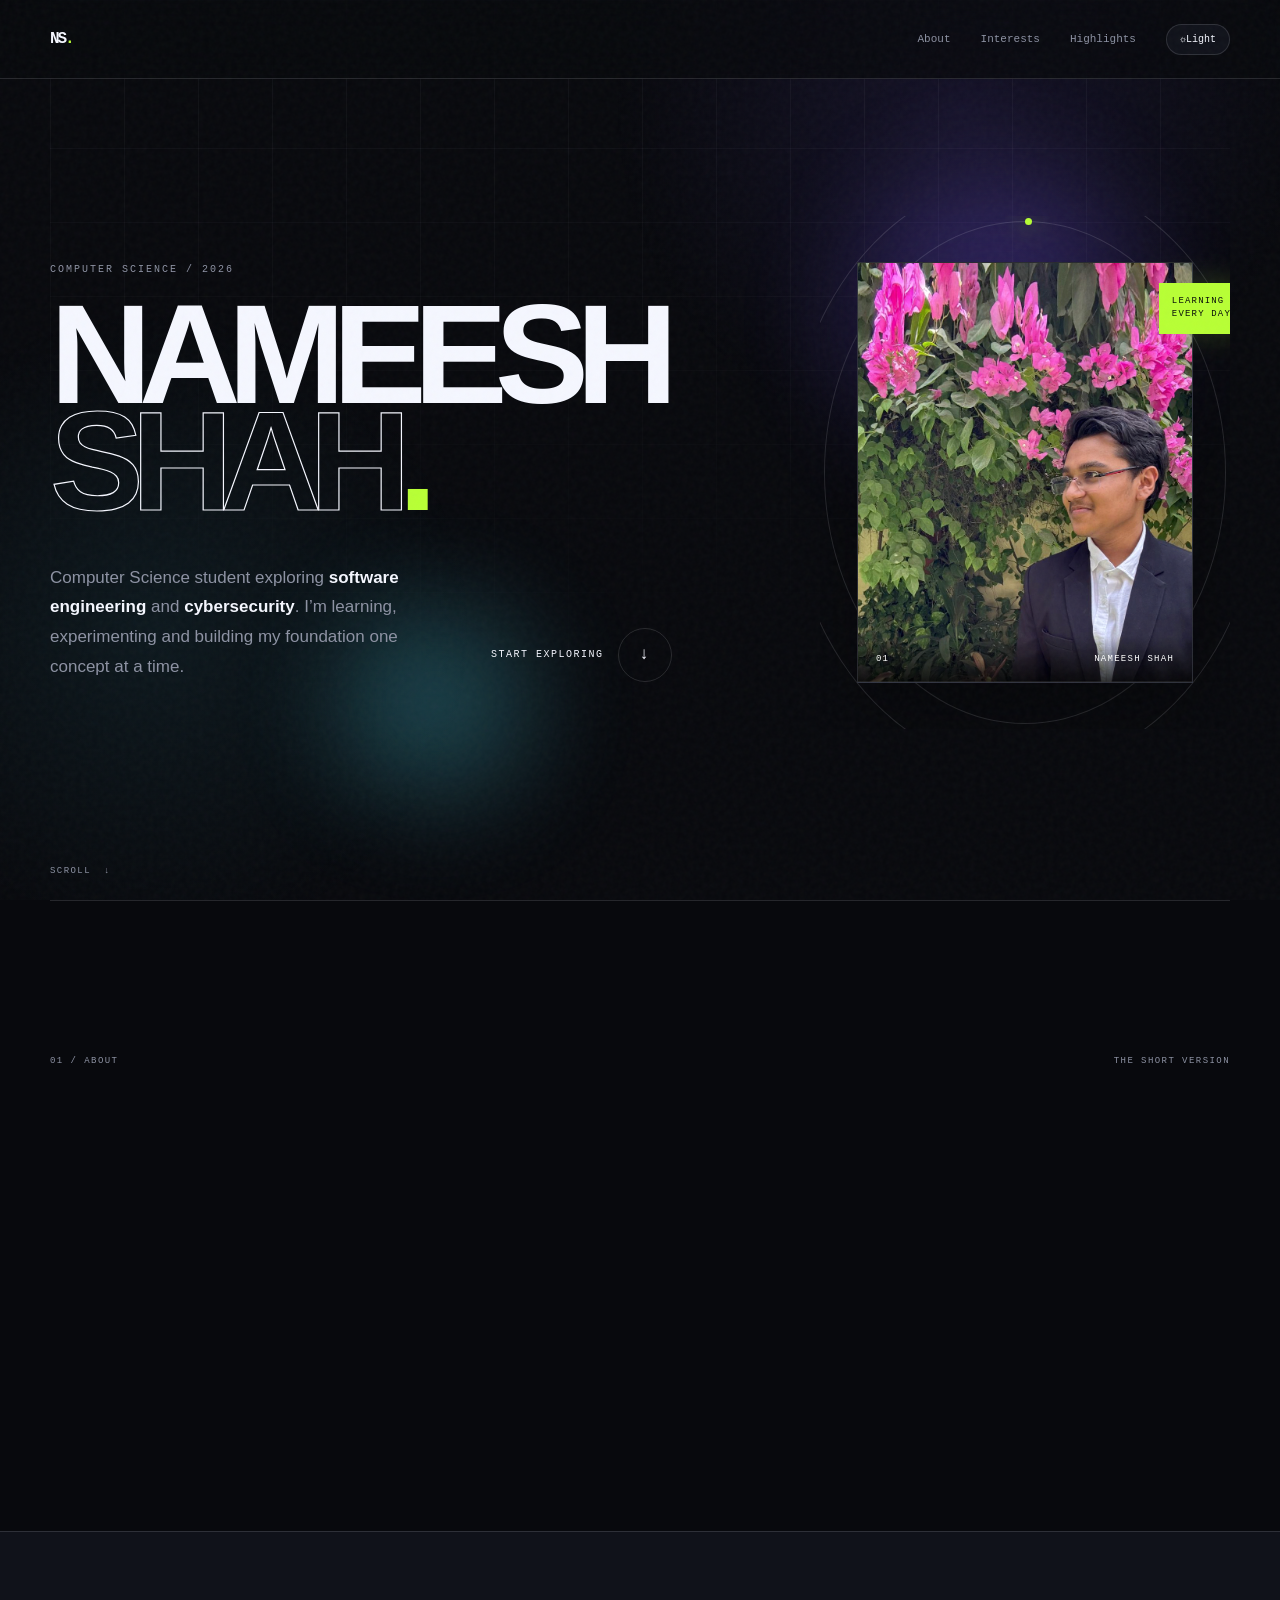
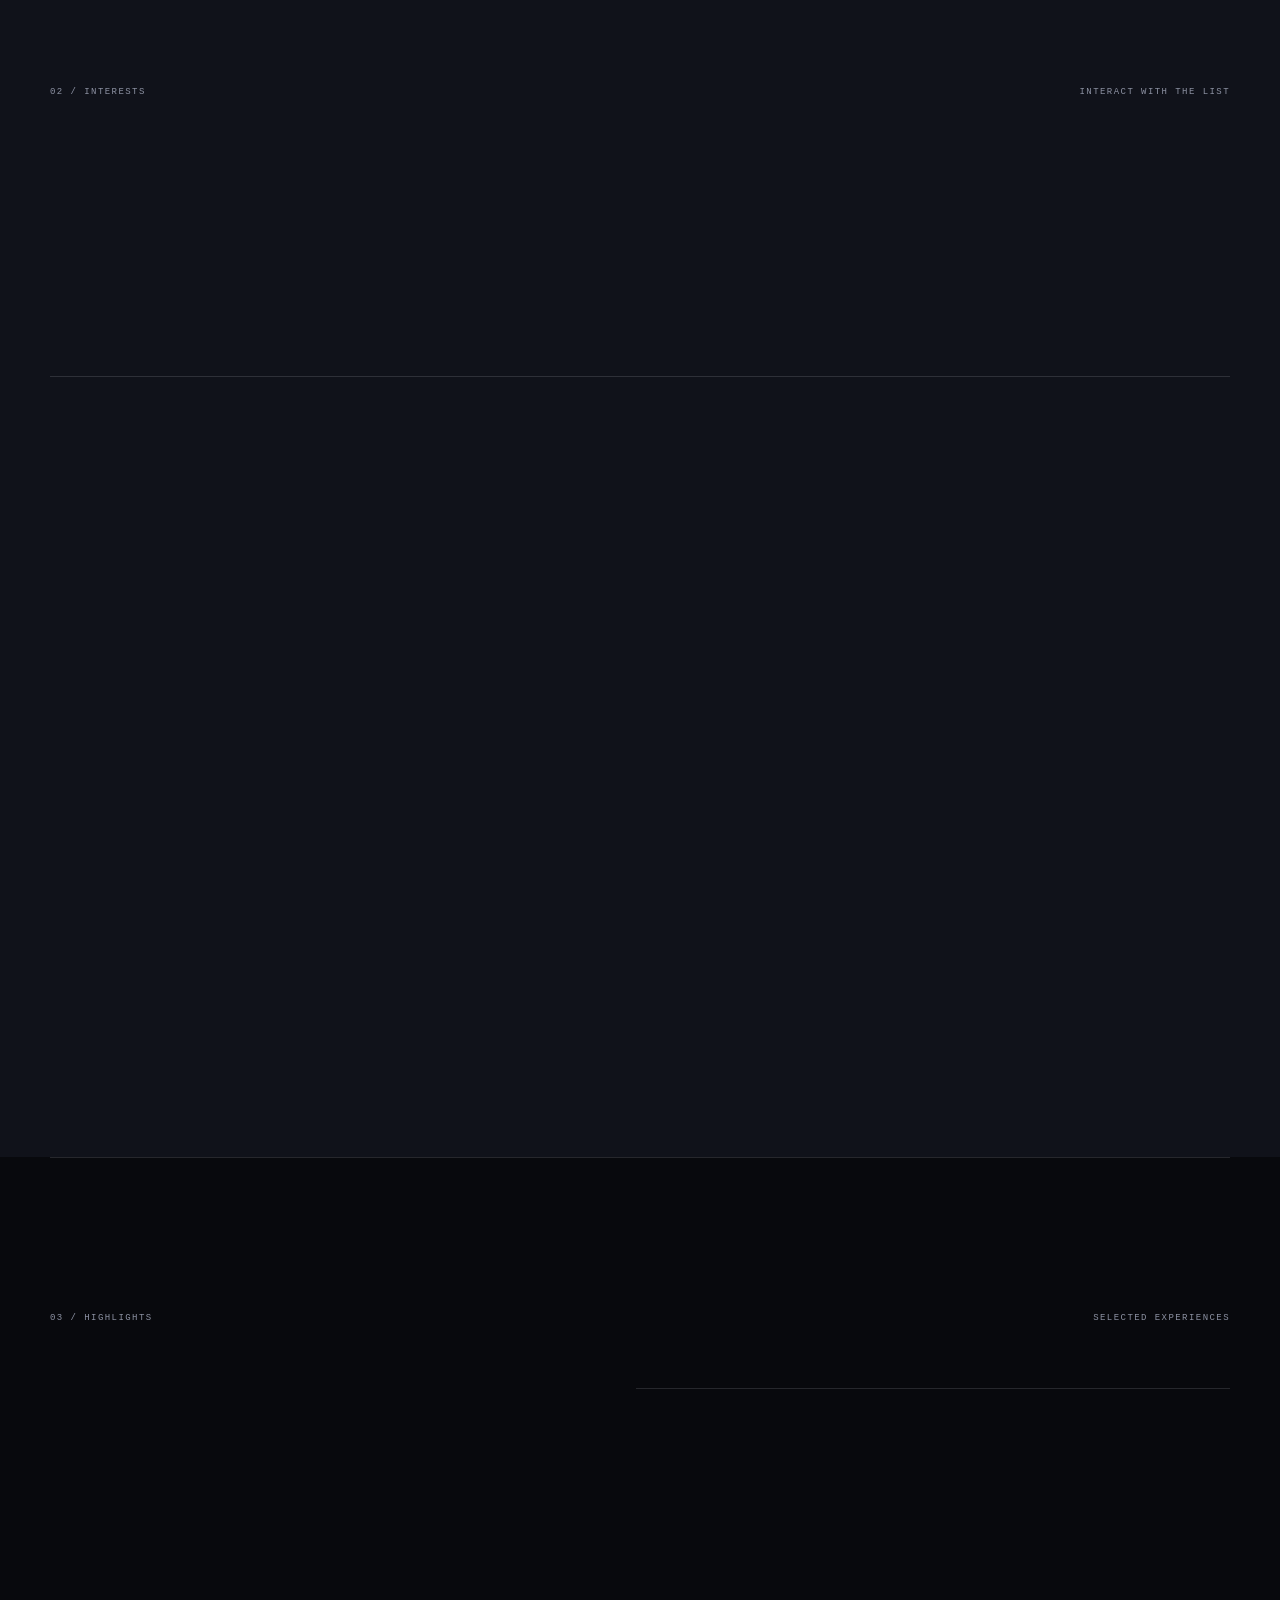
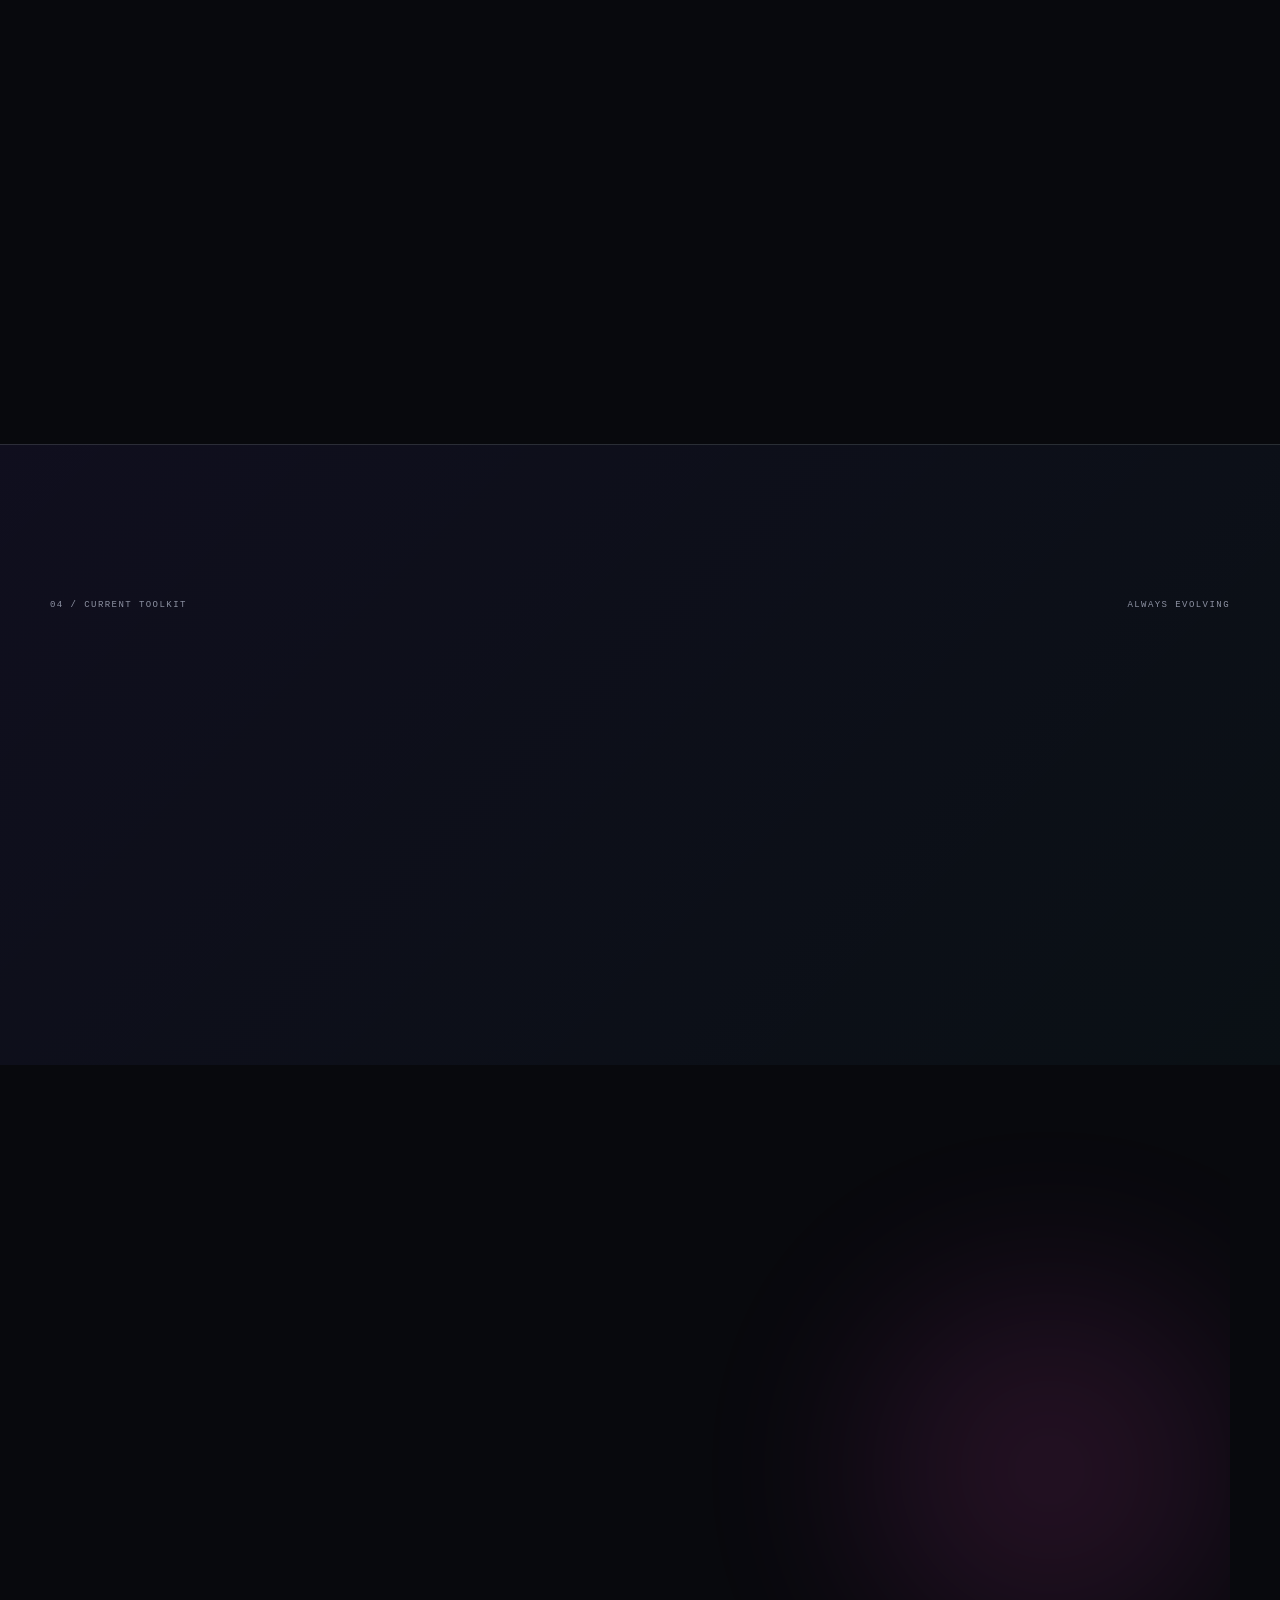
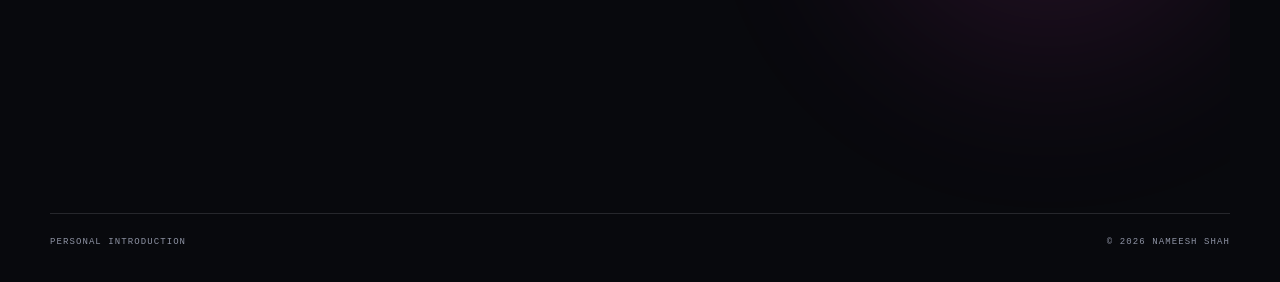
<file: Personal Introduction Page/index.html>
<!DOCTYPE html>
<html lang="en">
<head>
<meta charset="UTF-8">
<meta name="viewport" content="width=device-width, initial-scale=1.0">
<title>Nameesh Shah — Personal Introduction</title>
<link rel="stylesheet" href="css/style.css">
</head>
<body>
<div class="noise"></div>
<div class="cursor" id="cursor"></div>
<div class="cursor-ring" id="cursorRing"></div>

<header class="header">
  <nav class="nav container">
    <a href="#home" class="logo magnetic">NS<span>.</span></a>
    <div class="nav-links" id="navLinks">
      <a href="#about" class="nav-item">About</a>
      <a href="#interests" class="nav-item">Interests</a>
      <a href="#highlights" class="nav-item">Highlights</a>
      <button class="theme magnetic" id="themeToggle" type="button"><span id="themeIcon">☼</span><span id="themeText">Light</span></button>
    </div>
    <button class="menu-button" id="menuButton" aria-label="Open menu" aria-expanded="false"><span></span><span></span></button>
  </nav>
</header>

<main>
<section class="hero container" id="home">
  <div class="hero-grid"></div>
  <div class="hero-glow glow-one"></div><div class="hero-glow glow-two"></div>
  <div class="hero-copy">
    <p class="eyebrow reveal-once">COMPUTER SCIENCE / 2026</p>
    <h1 class="hero-title">
      <span class="hero-line reveal-once">NAMEESH</span>
      <span class="hero-line outline reveal-once">SHAH<span class="lime">.</span></span>
    </h1>
    <div class="hero-bottom reveal-once">
      <p>Computer Science student exploring <b>software engineering</b> and <b>cybersecurity</b>. I’m learning, experimenting and building my foundation one concept at a time.</p>
      <a href="#about" class="explore magnetic"><span>START EXPLORING</span><i>↓</i></a>
    </div>
  </div>

  <div class="portrait-area reveal-once">
    <div class="orbit orbit-a"></div><div class="orbit orbit-b"></div>
    <div class="portrait-frame">
      <img src="assets/profile.png" alt="Photograph of Nameesh Shah">
      <div class="portrait-label"><span>01</span><span>NAMEESH SHAH</span></div>
    </div>
    <div class="badge">LEARNING<br>EVERY DAY</div>
  </div>
  <div class="scroll-cue"><span>SCROLL</span><i>↓</i></div>
</section>

<section class="section container" id="about">
  <div class="section-top"><span>01 / ABOUT</span><span>THE SHORT VERSION</span></div>
  <div class="about-layout">
    <h2 class="reveal">Curious by<br><em>default.</em></h2>
    <div class="about-copy reveal">
      <p class="lead">I’m a Computer Science student interested in understanding how software and security work beneath the surface.</p>
      <p>My main interests are software engineering and cybersecurity. I enjoy learning through experimentation, especially when a concept becomes clearer after actually trying it.</p>
      <p>I’m still developing my technical foundation — and that is exactly what makes learning new systems, tools and ideas exciting.</p>
    </div>
  </div>
</section>

<section class="section interests" id="interests">
  <div class="container">
    <div class="section-top"><span>02 / INTERESTS</span><span>INTERACT WITH THE LIST</span></div>
    <div class="interest-heading reveal"><h2>What keeps<br><em>me moving.</em></h2><p>Move across a row. The interface responds without relying on a simple zoom effect.</p></div>
    <div class="interest-list">
      <article class="interest-row reveal" data-index="01"><span class="row-num">01</span><h3>Cybersecurity</h3><p>Ethical hacking, Linux, networking and understanding how systems can be secured.</p><span class="row-arrow">↗</span></article>
      <article class="interest-row reveal" data-index="02"><span class="row-num">02</span><h3>Software Engineering</h3><p>Programming, problem solving and turning ideas into working software.</p><span class="row-arrow">↗</span></article>
      <article class="interest-row reveal" data-index="03"><span class="row-num">03</span><h3>Chess</h3><p>FIDE-rated tournament participation and a hobby built around strategy and calculation.</p><span class="row-arrow">↗</span></article>
      <article class="interest-row reveal" data-index="04"><span class="row-num">04</span><h3>Technology</h3><p>Exploring tools, systems and concepts that I find interesting.</p><span class="row-arrow">↗</span></article>
      <article class="interest-row reveal" data-index="05"><span class="row-num">05</span><h3>Technical Operations</h3><p>Technology and operations work for student activities and an inter-state MUN.</p><span class="row-arrow">↗</span></article>
    </div>
  </div>
</section>

<section class="section container" id="highlights">
  <div class="section-top"><span>03 / HIGHLIGHTS</span><span>SELECTED EXPERIENCES</span></div>
  <div class="highlights-layout">
    <div><h2 class="reveal">Built through<br><em>experience.</em></h2><p class="side-note reveal">Not a list of claims — just a few places where I’ve had the chance to learn by doing.</p></div>
    <div class="timeline">
      <div class="timeline-item reveal"><span>01</span><div><h3>IIT Kanpur</h3><p>Summer Internship Program in Ethical Hacking.</p></div></div>
      <div class="timeline-item reveal"><span>02</span><div><h3>Chess</h3><p>FIDE-rated tournament participation, including zonal and team results.</p></div></div>
      <div class="timeline-item reveal"><span>03</span><div><h3>Tech Club</h3><p>Coordinator of a school Tech Club.</p></div></div>
      <div class="timeline-item reveal"><span>04</span><div><h3>Technical Operations</h3><p>Worked on technical operations for an inter-state MUN.</p></div></div>
    </div>
  </div>
</section>

<section class="section toolkit">
<div class="container">
  <div class="section-top"><span>04 / CURRENT TOOLKIT</span><span>ALWAYS EVOLVING</span></div>
  <div class="toolkit-heading reveal"><h2>Things I’m<br><em>working with.</em></h2></div>
  <div class="toolkit-wrap reveal">
    <span class="tool">HTML</span><span class="tool">CSS</span><span class="tool">JavaScript</span><span class="tool">C / C++</span><span class="tool">Java</span><span class="tool">Git</span><span class="tool">GitHub</span><span class="tool">Linux</span><span class="tool">Kali Linux</span><span class="tool">Nmap</span><span class="tool">Networking</span>
  </div>
</div>
</section>

<section class="final container">
  <div class="final-glow"></div>
  <p class="eyebrow reveal">NEXT CHAPTER</p>
  <h2 class="reveal">KEEP<br><span>BUILDING.</span></h2>
  <p class="final-copy reveal">There’s a lot left to learn. That’s the interesting part.</p>
  <a href="#home" class="back-top magnetic reveal">RETURN TO TOP ↑</a>
</section>
</main>

<footer class="footer container"><span>PERSONAL INTRODUCTION</span><span>© 2026 NAMEESH SHAH</span></footer>
<script src="js/script.js"></script>
</body>
</html>
</file>
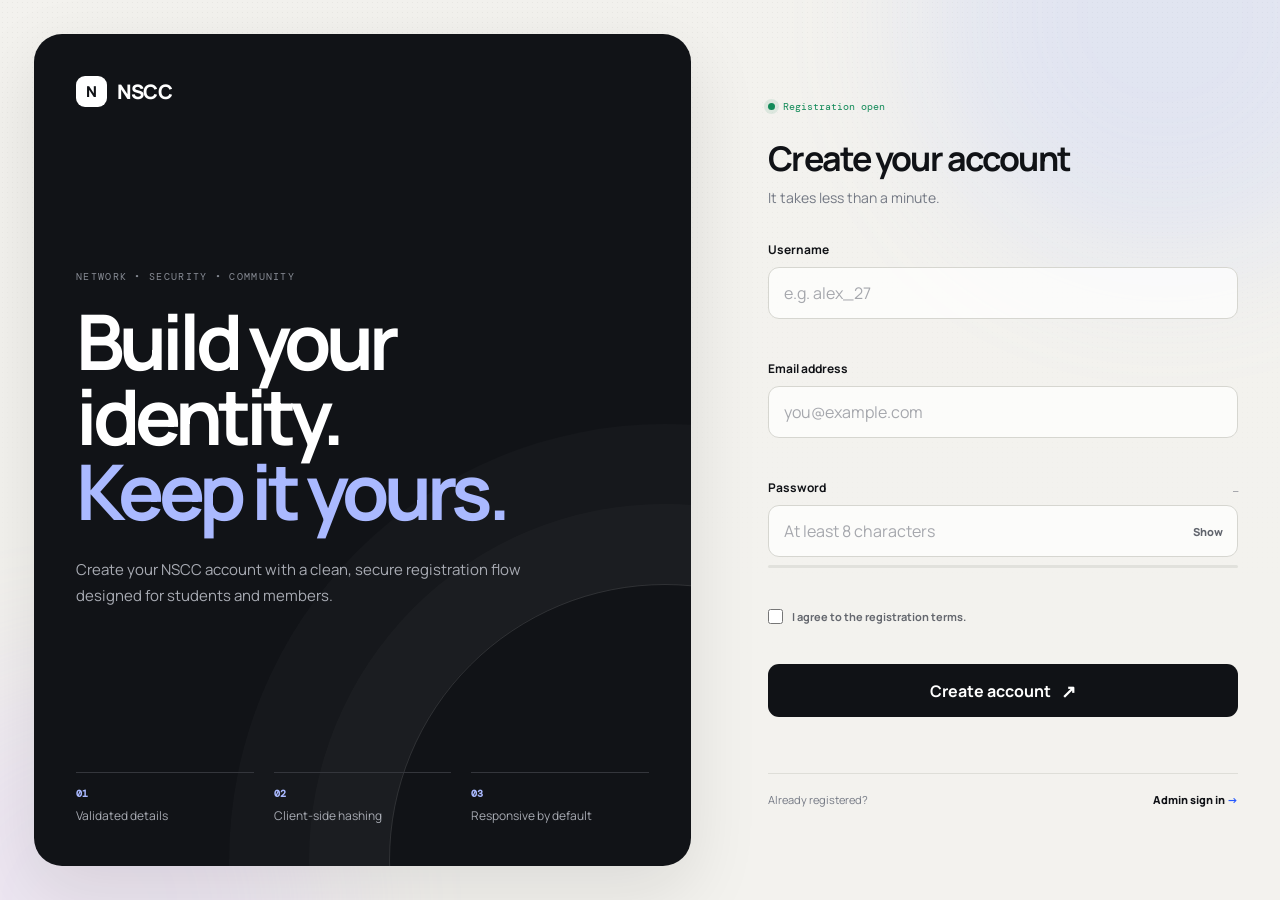
<file: Signup Form with Validation and Dashboard/index.html>
<!DOCTYPE html>
<html lang="en">
<head>
    <meta charset="UTF-8">
    <meta name="viewport" content="width=device-width, initial-scale=1.0">
    <meta name="description" content="NSCC account registration">
    <title>NSCC — Create account</title>
    <link rel="stylesheet" href="css/style.css">
</head>
<body class="public-page">
    <div class="ambient ambient-one"></div>
    <div class="ambient ambient-two"></div>

    <main class="auth-shell">
        <section class="brand-panel">
            <a class="brand" href="index.html" aria-label="NSCC home">
                <span class="brand-mark">N</span>
                <span>NSCC</span>
            </a>

            <div class="brand-copy">
                <p class="eyebrow">NETWORK • SECURITY • COMMUNITY</p>
                <h1>Build your identity.<br><em>Keep it yours.</em></h1>
                <p class="lead">
                    Create your NSCC account with a clean, secure registration flow
                    designed for students and members.
                </p>
            </div>

            <div class="feature-row">
                <div><strong>01</strong><span>Validated details</span></div>
                <div><strong>02</strong><span>Client-side hashing</span></div>
                <div><strong>03</strong><span>Responsive by default</span></div>
            </div>
        </section>

        <section class="form-panel">
            <div class="mobile-brand">
                <a class="brand" href="index.html">
                    <span class="brand-mark">N</span><span>NSCC</span>
                </a>
            </div>

            <div class="form-heading">
                <span class="status-dot"><i></i> Registration open</span>
                <h2>Create your account</h2>
                <p>It takes less than a minute.</p>
            </div>

            <form id="signupForm" novalidate>
                <div class="form-group">
                    <label for="username">Username</label>
                    <div class="input-wrap">
                        <input type="text" id="username" autocomplete="username"
                               placeholder="e.g. alex_27" maxlength="30">
                    </div>
                    <small id="usernameError" class="field-error"></small>
                </div>

                <div class="form-group">
                    <label for="email">Email address</label>
                    <div class="input-wrap">
                        <input type="email" id="email" autocomplete="email"
                               placeholder="you@example.com">
                    </div>
                    <small id="emailError" class="field-error"></small>
                </div>

                <div class="form-group">
                    <div class="label-row">
                        <label for="password">Password</label>
                        <span id="passwordScore">—</span>
                    </div>
                    <div class="input-wrap password-wrap">
                        <input type="password" id="password" autocomplete="new-password"
                               placeholder="At least 8 characters">
                        <button type="button" class="input-action" id="togglePassword"
                                aria-label="Show password">Show</button>
                    </div>
                    <div class="strength-track" aria-hidden="true"><span id="strengthBar"></span></div>
                    <small id="passwordError" class="field-error"></small>
                </div>

                <label class="check-row">
                    <input type="checkbox" id="terms">
                    <span>I agree to the registration terms.</span>
                </label>
                <small id="termsError" class="field-error"></small>

                <button class="primary-btn" id="signupButton" type="submit">
                    <span id="signupButtonText">Create account</span>
                    <span class="spinner hidden" id="signupLoader"></span>
                    <span class="arrow">↗</span>
                </button>
            </form>

            <p id="successMessage" class="success-message" role="status"></p>

            <div class="form-footer">
                <span>Already registered?</span>
                <a href="admin.html">Admin sign in <span>→</span></a>
            </div>
        </section>
    </main>

    <div class="toast" id="toast" role="status"></div>
    <script src="js/storage.js"></script>
    <script src="js/signup.js"></script>
</body>
</html>
</file>
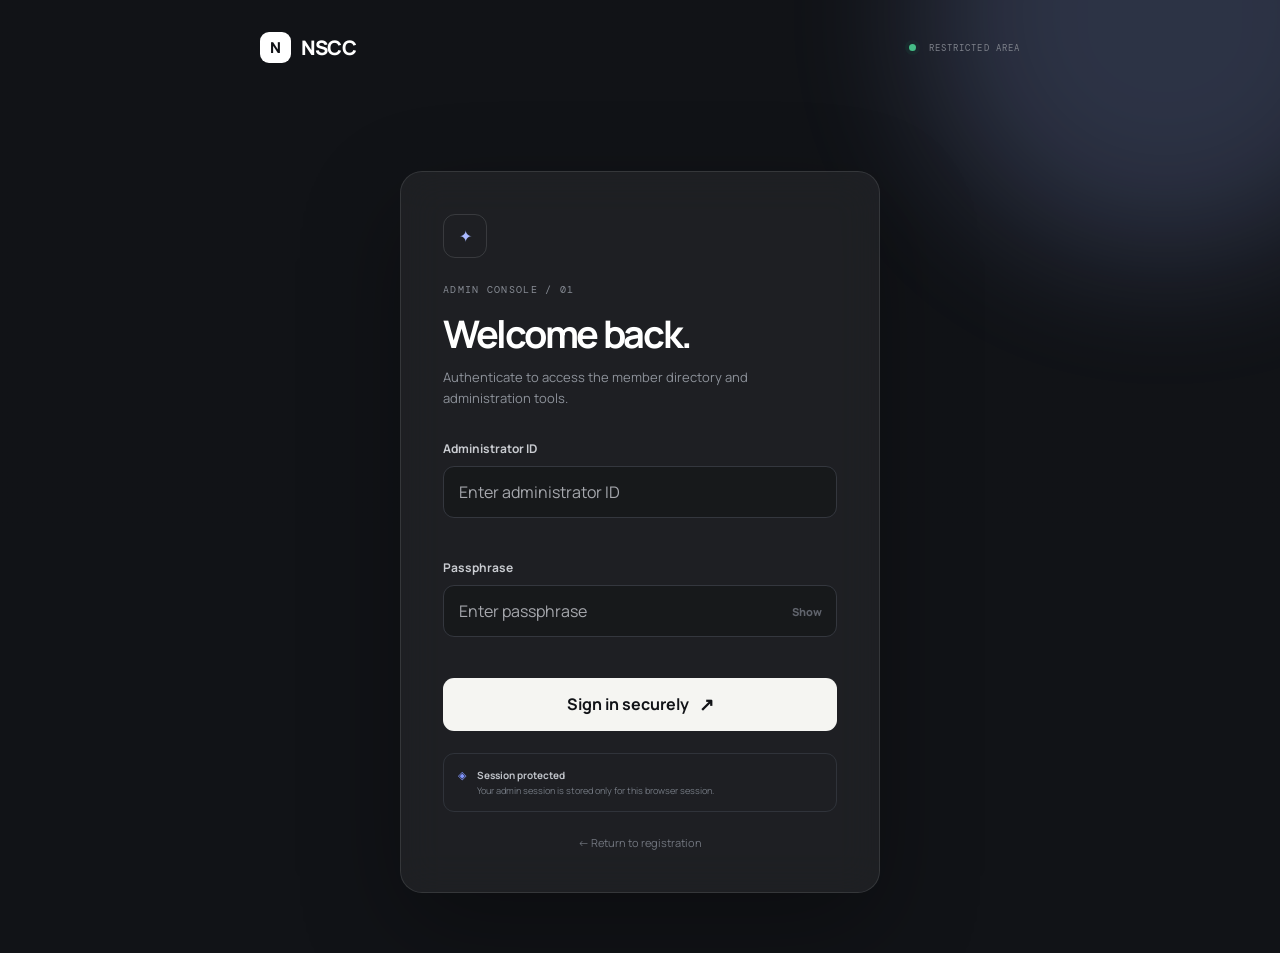
<file: Signup Form with Validation and Dashboard/admin.html>
<!DOCTYPE html>
<html lang="en">
<head>
    <meta charset="UTF-8">
    <meta name="viewport" content="width=device-width, initial-scale=1.0">
    <meta name="description" content="NSCC administrator authentication">
    <title>NSCC — Admin access</title>
    <link rel="stylesheet" href="css/style.css">
</head>
<body class="admin-page">
    <div class="admin-grid"></div>
    <div class="ambient ambient-one"></div>

    <main class="admin-shell">
        <div class="admin-topbar">
            <a class="brand" href="index.html">
                <span class="brand-mark">N</span><span>NSCC</span>
            </a>
            <span class="secure-label"><i></i> Restricted area</span>
        </div>

        <section class="admin-card">
            <div class="lock-badge"><span>✦</span></div>
            <p class="eyebrow">ADMIN CONSOLE / 01</p>
            <h1>Welcome back.</h1>
            <p class="admin-intro">Authenticate to access the member directory and administration tools.</p>

            <form id="adminLoginForm" novalidate>
                <div class="form-group">
                    <label for="adminUsername">Administrator ID</label>
                    <input type="text" id="adminUsername" autocomplete="username"
                           placeholder="Enter administrator ID">
                    <small id="usernameError" class="field-error"></small>
                </div>

                <div class="form-group">
                    <label for="adminPassword">Passphrase</label>
                    <div class="input-wrap password-wrap">
                        <input type="password" id="adminPassword" autocomplete="current-password"
                               placeholder="Enter passphrase">
                        <button type="button" class="input-action" id="toggleAdminPassword">Show</button>
                    </div>
                    <small id="passwordError" class="field-error"></small>
                </div>

                <div id="loginError" class="login-alert hidden"></div>

                <button class="primary-btn" id="loginButton" type="submit">
                    <span id="loginButtonText">Sign in securely</span>
                    <span class="spinner hidden" id="loginLoader"></span>
                    <span class="arrow">↗</span>
                </button>
            </form>

            <div class="security-note">
                <span>◈</span>
                <div><strong>Session protected</strong><br><small>Your admin session is stored only for this browser session.</small></div>
            </div>

            <a class="back-link" href="index.html">← Return to registration</a>
        </section>
    </main>

    <script src="js/admin.js"></script>
</body>
</html>
</file>
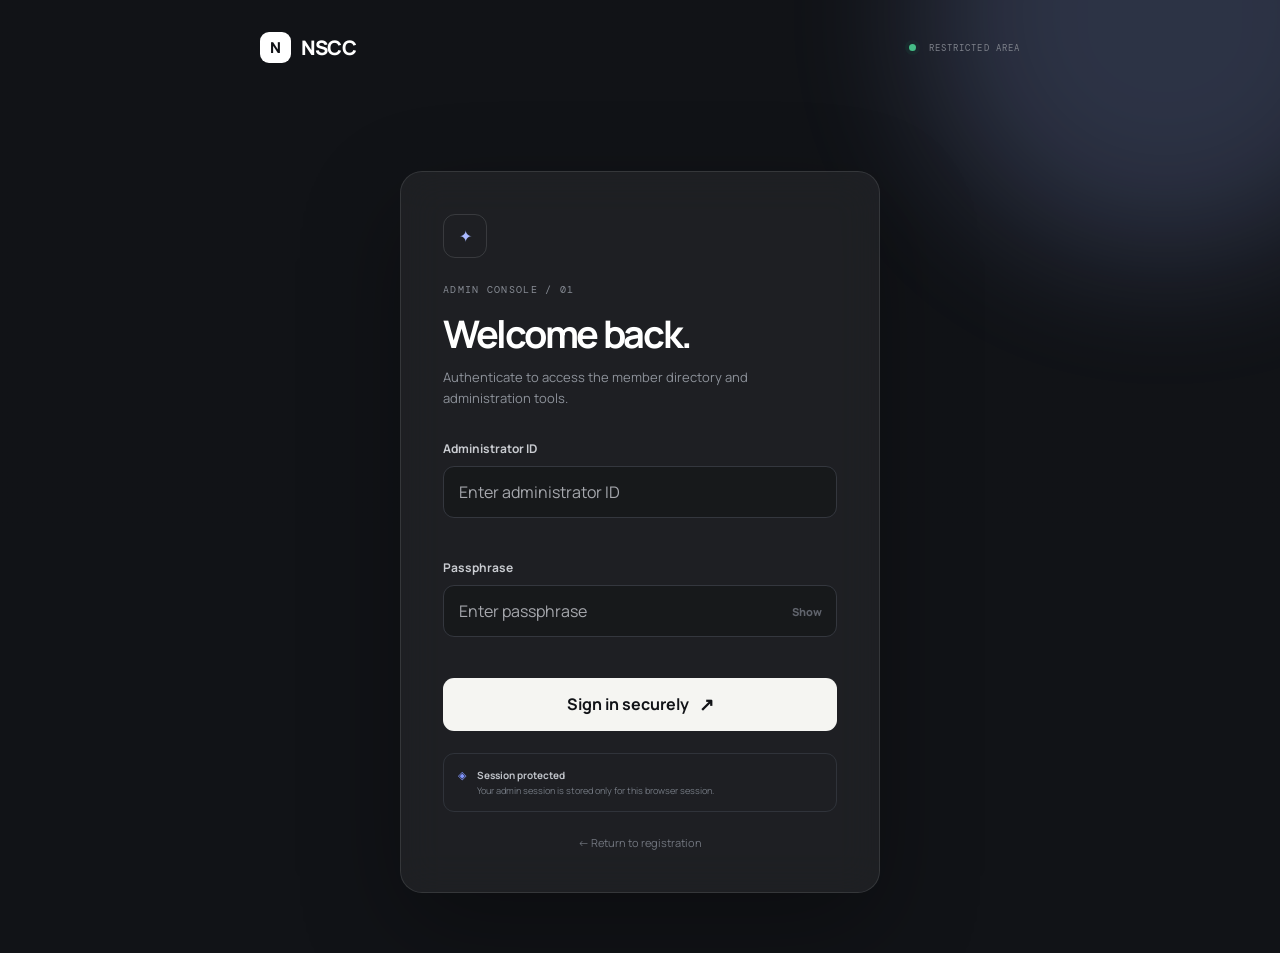
<file: Signup Form with Validation and Dashboard/dashboard.html>
<!DOCTYPE html>
<html lang="en">
<head>
    <meta charset="UTF-8">
    <meta name="viewport" content="width=device-width, initial-scale=1.0">
    <meta name="description" content="NSCC member administration dashboard">
    <title>NSCC — Admin dashboard</title>
    <link rel="stylesheet" href="css/style.css">
</head>
<body class="dashboard-page">
    <aside class="sidebar" id="sidebar">
        <div class="sidebar-top">
            <a class="brand" href="dashboard.html">
                <span class="brand-mark">N</span><span>NSCC</span>
            </a>
            <button class="mobile-close" id="closeSidebar" aria-label="Close menu">×</button>
        </div>

        <div class="workspace">
            <span>WORKSPACE</span>
            <strong>Member operations</strong>
        </div>

        <nav class="side-nav">
            <a class="active" href="dashboard.html"><span>▦</span> Overview</a>
            <a href="index.html"><span>＋</span> New member</a>
        </nav>

        <div class="sidebar-bottom">
            <div class="admin-mini">
                <span class="avatar" id="adminAvatar">M</span>
                <div><strong id="adminName">meow</strong><small>Administrator</small></div>
            </div>
            <button id="logoutButton" class="logout-btn">Log out <span>↗</span></button>
        </div>
    </aside>

    <div class="mobile-overlay" id="mobileOverlay"></div>

    <main class="dashboard-main">
        <header class="dash-header">
            <button class="menu-btn" id="openSidebar" aria-label="Open menu">☰</button>
            <div>
                <p class="eyebrow">NSCC / ADMINISTRATION</p>
                <h1>Member directory</h1>
            </div>
            <a href="index.html" class="outline-btn">+ Add member</a>
        </header>

        <section class="stats-grid">
            <article class="stat-card">
                <span class="stat-label">TOTAL MEMBERS</span>
                <strong id="totalUsers">0</strong>
                <small>Registered accounts</small>
            </article>
            <article class="stat-card">
                <span class="stat-label">DIRECTORY STATUS</span>
                <strong class="live-text"><i></i> Live</strong>
                <small>Local data synchronized</small>
            </article>
            <article class="stat-card stat-card-accent">
                <span class="stat-label">ADMIN SESSION</span>
                <strong id="sessionTime">Active</strong>
                <small id="sessionUser">Signed in as meow</small>
            </article>
        </section>

        <section class="directory-card">
            <div class="directory-head">
                <div>
                    <span class="eyebrow">MEMBERS</span>
                    <h2>Registered accounts</h2>
                </div>
                <div class="directory-tools">
                    <div class="search-box">
                        <span>⌕</span>
                        <input id="searchInput" type="search" placeholder="Search members...">
                    </div>
                    <button class="filter-btn" id="clearSearch">Clear</button>
                </div>
            </div>

            <div class="table-wrap">
                <table>
                    <thead>
                        <tr>
                            <th>MEMBER</th>
                            <th>EMAIL</th>
                            <th>CREATED</th>
                            <th>SECURITY</th>
                            <th>ACTION</th>
                        </tr>
                    </thead>
                    <tbody id="userTableBody"></tbody>
                </table>
            </div>

            <div id="emptyMessage" class="empty-state">
                <div class="empty-icon">⌁</div>
                <h3>No members yet</h3>
                <p>Create your first account to populate the directory.</p>
                <a href="index.html?from=admin" class="outline-btn">Create member</a>
            </div>

            <div id="noResults" class="empty-state hidden">
                <div class="empty-icon">⌕</div>
                <h3>No matches</h3>
                <p>Try another username or email address.</p>
            </div>

            <div class="table-footer">
                <span id="resultCount">0 members</span>
                <span>Password values are never displayed.</span>
            </div>
        </section>

        <footer class="dash-footer">
            <span>NSCC Member Operations</span>
            <span>Frontend demonstration • v2.0</span>
        </footer>
    </main>

    <div class="modal-backdrop hidden" id="deleteModal">
        <div class="confirm-modal">
            <span class="warning-icon">!</span>
            <p class="eyebrow">CONFIRM ACTION</p>
            <h2>Remove this member?</h2>
            <p>This will permanently remove the selected account from this browser's local directory.</p>
            <div class="modal-actions">
                <button class="secondary-btn" id="cancelDelete">Cancel</button>
                <button class="danger-btn" id="confirmDelete">Remove member</button>
            </div>
        </div>
    </div>

    <div class="toast" id="toast" role="status"></div>
    <script src="js/storage.js"></script>
    <script src="js/dashboard.js"></script>
</body>
</html>
</file>
<file: Personal Introduction Page/css/style.css>
:root{
--bg:#08090d;--panel:#10121a;--text:#f5f7ff;--muted:#8d92a3;--line:rgba(245,247,255,.13);
--lime:#b8ff35;--cyan:#55e7ff;--pink:#ff4fd8;--purple:#7d5cff;
}
html.light{--bg:#f4f6ef;--panel:#ffffff;--text:#11131a;--muted:#656b78;--line:rgba(17,19,26,.14);--lime:#79bd00;--cyan:#008eaa;--pink:#c10099;--purple:#6243dc}
*{box-sizing:border-box}
html{scroll-behavior:smooth;scroll-padding-top:85px}
body{margin:0;background:var(--bg);color:var(--text);font-family:Arial,Helvetica,sans-serif;overflow-x:hidden;transition:background .6s,color .6s}
body:before{content:"";position:fixed;inset:0;pointer-events:none;background:radial-gradient(circle at 75% 12%,rgba(125,92,255,.11),transparent 28%),radial-gradient(circle at 12% 70%,rgba(85,231,255,.07),transparent 25%);z-index:-2}
a{color:inherit;text-decoration:none}button{font:inherit}
::selection{background:var(--lime);color:#081008}
.container{width:min(1180px,calc(100% - 56px));margin:auto}
.noise{position:fixed;inset:0;z-index:100;pointer-events:none;opacity:.035;background-image:url("data:image/svg+xml,%3Csvg viewBox='0 0 180 180' xmlns='http://www.w3.org/2000/svg'%3E%3Cfilter id='n'%3E%3CfeTurbulence type='fractalNoise' baseFrequency='.9' numOctaves='3' stitchTiles='stitch'/%3E%3C/filter%3E%3Crect width='100%25' height='100%25' filter='url(%23n)'/%3E%3C/svg%3E")}
.header{position:fixed;top:0;left:0;right:0;z-index:90;background:color-mix(in srgb,var(--bg) 78%,transparent);backdrop-filter:blur(18px);border-bottom:1px solid var(--line)}
.nav{height:78px;display:flex;justify-content:space-between;align-items:center}
.logo{font:700 16px "Courier New",monospace;letter-spacing:-.13em}.logo span{color:var(--lime)}
.nav-links{display:flex;align-items:center;gap:30px}.nav-item{font:11px "Courier New",monospace;color:var(--muted);position:relative}
.nav-item:after{content:"";position:absolute;left:0;right:100%;bottom:-8px;height:2px;background:var(--lime);transition:right .45s cubic-bezier(.16,1,.3,1)}.nav-item:hover:after{right:0}
.theme{border:1px solid var(--line);background:var(--panel);color:var(--text);border-radius:999px;padding:9px 13px;cursor:pointer;font:10px "Courier New",monospace}
.menu-button{display:none;border:1px solid var(--line);background:var(--panel);border-radius:50%;width:42px;height:42px}.menu-button span{display:block;width:15px;height:1px;background:var(--text);margin:4px auto}
.hero{min-height:100vh;padding-top:115px;padding-bottom:70px;display:grid;grid-template-columns:1.1fr .9fr;align-items:center;gap:50px;position:relative;overflow:hidden}
.hero-grid{position:absolute;inset:0;background-image:linear-gradient(var(--line) 1px,transparent 1px),linear-gradient(90deg,var(--line) 1px,transparent 1px);background-size:74px 74px;mask-image:linear-gradient(to bottom,black,transparent 80%);opacity:.35;pointer-events:none}
.hero-glow{position:absolute;border-radius:50%;filter:blur(60px);pointer-events:none;opacity:.3}.glow-one{width:280px;height:280px;background:var(--purple);right:8%;top:20%;animation:drift 10s ease-in-out infinite}.glow-two{width:180px;height:180px;background:var(--cyan);left:25%;bottom:12%;animation:drift 8s ease-in-out infinite reverse}
@keyframes drift{50%{transform:translate(30px,-25px) scale(1.1)}}
.eyebrow{font:10px "Courier New",monospace;letter-spacing:.2em;color:var(--muted);margin:0 0 26px}
.hero-title{font-size:clamp(75px,11vw,150px);line-height:.76;letter-spacing:-.09em;font-weight:700;margin:0}
.hero-line{display:block}.outline{color:transparent;-webkit-text-stroke:1.2px var(--text)}.lime{color:var(--lime);-webkit-text-stroke:0}
.hero-bottom{display:flex;align-items:end;gap:45px;margin-top:48px}.hero-bottom p{max-width:500px;color:var(--muted);font-size:17px;line-height:1.75;margin:0}.hero-bottom b{color:var(--text)}
.explore{display:flex;align-items:center;gap:14px;font:10px "Courier New",monospace;letter-spacing:.15em;white-space:nowrap}.explore i{font-style:normal;width:54px;height:54px;border:1px solid var(--line);border-radius:50%;display:grid;place-items:center;font-size:17px;transition:.5s cubic-bezier(.16,1,.3,1)}.explore:hover i{background:var(--lime);color:#071007;border-color:var(--lime);transform:rotate(-45deg)}
.portrait-area{width:min(100%,410px);aspect-ratio:.8;justify-self:end;position:relative}
.portrait-frame{position:absolute;inset:9%;z-index:2;overflow:hidden;background:linear-gradient(145deg,#151927,#07080d);border:1px solid var(--line);box-shadow:0 25px 70px rgba(0,0,0,.3)}
.portrait-frame img{width:100%;height:100%;object-fit:cover;object-position:center 35%;filter:grayscale(.08) contrast(1.08);transition:filter .6s ease,transform 1.1s cubic-bezier(.16,1,.3,1)}.portrait-frame:hover img{filter:grayscale(0) contrast(1.12);transform:translate3d(0,-5px,0)}
.portrait-label{position:absolute;left:0;right:0;bottom:0;padding:18px;color:#fff;display:flex;justify-content:space-between;background:linear-gradient(transparent,rgba(0,0,0,.8));font:9px "Courier New",monospace;letter-spacing:.14em}
.orbit{position:absolute;border:1px solid var(--line);border-radius:50%;z-index:1}.orbit:before{content:"";position:absolute;width:7px;height:7px;border-radius:50%;background:var(--lime);box-shadow:0 0 25px var(--lime);left:50%;top:-4px}.orbit-a{inset:1%;animation:spin 17s linear infinite}.orbit-b{inset:-8%;animation:spin 25s linear infinite reverse}.orbit-b:before{background:var(--pink);box-shadow:0 0 25px var(--pink);left:17%;top:18%}
@keyframes spin{to{transform:rotate(360deg)}}
.badge{position:absolute;right:-14px;top:13%;z-index:5;background:var(--lime);color:#091009;padding:12px 13px;font:9px "Courier New",monospace;line-height:1.5;letter-spacing:.13em;box-shadow:0 0 30px rgba(184,255,53,.18);animation:badgeFloat 4s ease-in-out infinite}@keyframes badgeFloat{50%{transform:translateY(-9px) rotate(2deg)}}
.scroll-cue{position:absolute;bottom:24px;left:0;display:flex;gap:13px;color:var(--muted);font:9px "Courier New",monospace;letter-spacing:.16em}.scroll-cue i{font-style:normal;animation:scroll 1.5s ease-in-out infinite}@keyframes scroll{50%{transform:translateY(6px)}}
.section{padding:155px 0;border-top:1px solid var(--line)}.section-top{display:flex;justify-content:space-between;color:var(--muted);font:9px "Courier New",monospace;letter-spacing:.16em}
.about-layout,.highlights-layout{display:grid;grid-template-columns:.9fr 1.1fr;gap:100px;margin-top:65px}h2{font-size:clamp(50px,6.4vw,82px);line-height:.94;letter-spacing:-.07em;margin:0;font-weight:650}h2 em{font-style:normal;color:var(--muted)}
.about-copy{max-width:650px;color:var(--muted);font-size:15px;line-height:1.85}.about-copy p{margin:0 0 22px}.about-copy .lead{font-size:22px;color:var(--text);line-height:1.55}
.interests{background:var(--panel);position:relative}.interest-heading{display:flex;justify-content:space-between;align-items:end;margin:60px 0 65px;gap:30px}.interest-heading p{max-width:260px;color:var(--muted);font-size:12px;line-height:1.7;margin:0}
.interest-list{border-top:1px solid var(--line)}.interest-row{min-height:125px;border-bottom:1px solid var(--line);display:grid;grid-template-columns:55px 1fr .85fr 30px;gap:22px;align-items:center;position:relative;overflow:hidden;transition:background .35s ease,transform .45s cubic-bezier(.16,1,.3,1),padding .45s cubic-bezier(.16,1,.3,1)}
.interest-row:after{content:"";position:absolute;left:0;bottom:0;width:100%;height:2px;background:linear-gradient(90deg,var(--lime),var(--cyan),var(--pink));transform:scaleX(0);transform-origin:left;transition:transform .65s cubic-bezier(.16,1,.3,1)}.interest-row:hover{background:rgba(184,255,53,.025);padding-left:12px;padding-right:12px}.interest-row:hover:after{transform:scaleX(1)}
.interest-row:before{content:attr(data-index);position:absolute;left:43%;top:50%;font-size:170px;font-weight:700;line-height:1;color:var(--text);opacity:0;transform:translate(-50%,-50%);transition:opacity .4s}.interest-row:hover:before{opacity:.025}
.row-num{font:10px "Courier New",monospace;color:var(--muted)}.interest-row h3{font-size:27px;letter-spacing:-.04em;margin:0;position:relative;z-index:1}.interest-row p{color:var(--muted);font-size:12px;line-height:1.6;margin:0;position:relative;z-index:1}.row-arrow{color:var(--muted);transition:.5s cubic-bezier(.16,1,.3,1);position:relative;z-index:1}.interest-row:hover .row-arrow{color:var(--lime);transform:rotate(-45deg) translateY(-2px)}
.side-note{max-width:280px;color:var(--muted);font-size:13px;line-height:1.7;margin-top:35px}.timeline{border-top:1px solid var(--line)}.timeline-item{min-height:125px;border-bottom:1px solid var(--line);display:grid;grid-template-columns:45px 1fr;gap:18px;align-items:center}.timeline-item>span{font:10px "Courier New",monospace;color:var(--muted)}.timeline-item h3{margin:0 0 7px;font-size:19px}.timeline-item p{margin:0;color:var(--muted);font-size:13px;line-height:1.6}
.toolkit{background:linear-gradient(135deg,rgba(125,92,255,.07),rgba(85,231,255,.035))}.toolkit-heading{margin-top:60px}.toolkit-wrap{display:flex;flex-wrap:wrap;gap:10px;margin-top:45px}.tool{border:1px solid var(--line);padding:14px 17px;border-radius:999px;color:var(--muted);font:10px "Courier New",monospace;transition:.5s cubic-bezier(.16,1,.3,1)}.tool:hover{border-color:var(--cyan);color:var(--text);box-shadow:0 0 24px rgba(85,231,255,.12);transform:translateY(-5px)}
.final{padding:170px 0 130px;position:relative;overflow:hidden}.final-glow{position:absolute;width:360px;height:360px;border-radius:50%;background:var(--pink);filter:blur(100px);opacity:.12;right:0;top:30%}.final h2{font-size:clamp(75px,12vw,150px);margin-top:20px}.final h2 span{color:transparent;-webkit-text-stroke:1px var(--text)}.final-copy{color:var(--muted);font-size:17px;margin-top:35px}.back-top{display:inline-block;margin-top:45px;font:10px "Courier New",monospace;letter-spacing:.15em;color:var(--muted);transition:.45s cubic-bezier(.16,1,.3,1)}.back-top:hover{color:var(--lime);transform:translateY(-5px)}
.footer{border-top:1px solid var(--line);padding:23px 0 35px;display:flex;justify-content:space-between;color:var(--muted);font:9px "Courier New",monospace;letter-spacing:.12em}
.cursor,.cursor-ring{position:fixed;z-index:110;pointer-events:none;border-radius:50%;left:0;top:0;transform:translate(-50%,-50%);opacity:0}.cursor{width:7px;height:7px;background:var(--lime);box-shadow:0 0 14px var(--lime)}.cursor-ring{width:34px;height:34px;border:1px solid var(--text);transition:width .35s cubic-bezier(.16,1,.3,1),height .35s cubic-bezier(.16,1,.3,1),border-color .25s}
.reveal{opacity:0;transform:translateY(38px);transition:opacity .9s cubic-bezier(.16,1,.3,1),transform .9s cubic-bezier(.16,1,.3,1)}.reveal.visible{opacity:1;transform:none}
.reveal-once{opacity:0;transform:translateY(45px);clip-path:inset(100% 0 0 0);animation:heroIn 1s cubic-bezier(.16,1,.3,1) forwards}.hero-title .reveal-once:nth-child(1){animation-delay:.1s}.hero-title .reveal-once:nth-child(2){animation-delay:.22s}.hero-bottom{animation-delay:.42s}.portrait-area{animation-delay:.3s}@keyframes heroIn{to{opacity:1;transform:none;clip-path:inset(0 0 0 0)}}
.magnetic{transition:transform .25s cubic-bezier(.16,1,.3,1)}
/* Tablet */
@media(max-width:850px){
  .container{width:min(100% - 42px,680px)}
  .hero{
    min-height:auto;
    grid-template-columns:1fr;
    gap:70px;
    padding-top:125px;
    padding-bottom:100px;
  }
  .hero-copy{order:1}
  .portrait-area{
    order:2;
    justify-self:center;
    width:min(76vw,390px);
  }
  .hero-title{font-size:clamp(76px,15vw,120px)}
  .hero-bottom{align-items:flex-start}
  .about-layout,.highlights-layout{grid-template-columns:1fr;gap:55px}
  .interest-row{grid-template-columns:45px 1fr 28px}
  .interest-row p{display:none}
}

/* Phones — deliberately designed around narrow screens */
@media(max-width:600px){
  html{scroll-padding-top:72px}
  body{min-width:0}
  .container{width:calc(100% - 28px);max-width:none}

  .header{height:68px}
  .nav{height:68px}
  .logo{font-size:15px}

  .menu-button{
    display:block;
    flex:none;
    width:40px;
    height:40px;
    padding:0;
    cursor:pointer;
  }
  .nav-links{
    position:fixed;
    inset:68px 0 0;
    height:calc(100dvh - 68px);
    overflow-y:auto;
    overscroll-behavior:contain;
    background:var(--bg);
    padding:40px 22px 50px;
    display:flex;
    flex-direction:column;
    align-items:flex-start;
    justify-content:flex-start;
    gap:25px;
    transform:translateX(100%);
    transition:transform .55s cubic-bezier(.16,1,.3,1);
    border-top:1px solid var(--line);
  }
  .nav-links.open{transform:translateX(0)}
  .nav-item{
    font-size:clamp(26px,8vw,34px);
    line-height:1;
    padding:5px 0;
  }
  .theme{margin-top:8px;padding:11px 15px}

  .hero{
    min-height:auto;
    padding-top:105px;
    padding-bottom:75px;
    display:flex;
    flex-direction:column;
    gap:52px;
    align-items:stretch;
  }
  .hero-grid{background-size:42px 42px;opacity:.22}
  .hero-glow{filter:blur(48px)}
  .glow-one{width:180px;height:180px;right:-60px;top:18%}
  .glow-two{width:130px;height:130px;left:-45px;bottom:10%}

  .eyebrow{
    font-size:8px;
    letter-spacing:.15em;
    line-height:1.6;
    margin-bottom:22px;
  }
  .hero-title{
    font-size:clamp(58px,18vw,92px);
    line-height:.78;
    letter-spacing:-.085em;
    overflow-wrap:anywhere;
  }
  .hero-bottom{
    display:flex;
    flex-direction:column;
    gap:25px;
    margin-top:35px;
  }
  .hero-bottom p{
    max-width:100%;
    font-size:15px;
    line-height:1.75;
  }
  .explore{
    align-self:flex-start;
    font-size:9px;
  }
  .explore i{width:46px;height:46px}

  .portrait-area{
    width:min(86vw,350px);
    max-width:100%;
    aspect-ratio:.78;
    align-self:center;
  }
  .portrait-frame{inset:8%}
  .portrait-label{
    padding:13px;
    font-size:7px;
    letter-spacing:.1em;
  }
  .badge{
    right:-4px;
    top:8%;
    padding:9px 10px;
    font-size:7px;
  }
  .orbit-b{inset:-5%}

  .section{
    padding:92px 0;
  }
  .section-top{
    font-size:7px;
    letter-spacing:.11em;
    gap:15px;
  }
  .section-top span:last-child{text-align:right}

  h2{
    font-size:clamp(48px,14vw,68px);
    line-height:.92;
  }
  .about-layout,.highlights-layout{
    margin-top:48px;
    gap:42px;
  }
  .about-copy .lead{
    font-size:19px;
    line-height:1.55;
  }
  .about-copy{
    font-size:14px;
    line-height:1.8;
  }

  .interest-heading{
    display:block;
    margin:48px 0 42px;
  }
  .interest-heading p{
    margin-top:20px;
    max-width:290px;
    font-size:11px;
  }
  .interest-list{margin:0}
  .interest-row{
    min-height:92px;
    grid-template-columns:28px minmax(0,1fr) 20px;
    gap:9px;
    padding:8px 0;
  }
  .interest-row:hover{
    padding-left:7px;
    padding-right:7px;
  }
  .row-num{font-size:8px}
  .interest-row h3{
    font-size:18px;
    line-height:1.15;
    letter-spacing:-.03em;
  }
  .row-arrow{font-size:14px}
  .interest-row:before{font-size:82px}

  .side-note{
    max-width:100%;
    font-size:12px;
    margin-top:25px;
  }
  .timeline-item{
    min-height:105px;
    grid-template-columns:30px minmax(0,1fr);
    gap:12px;
  }
  .timeline-item h3{font-size:17px}
  .timeline-item p{font-size:12px;line-height:1.55}

  .toolkit-heading{margin-top:48px}
  .toolkit-wrap{
    gap:8px;
    margin-top:35px;
  }
  .tool{
    padding:11px 13px;
    font-size:8px;
  }

  .final{
    padding:115px 0 90px;
  }
  .final h2{
    font-size:clamp(68px,19vw,105px);
    line-height:.78;
  }
  .final-copy{
    max-width:280px;
    font-size:15px;
    line-height:1.7;
    margin-top:28px;
  }
  .back-top{font-size:8px;margin-top:35px}

  .footer{
    padding:20px 0 28px;
    display:flex;
    flex-direction:column;
    gap:8px;
    font-size:7px;
    line-height:1.5;
  }

  .cursor,.cursor-ring{display:none}
}

/* Very small phones */
@media(max-width:380px){
  .container{width:calc(100% - 22px)}
  .hero{padding-top:96px}
  .hero-title{font-size:clamp(52px,17vw,72px)}
  .portrait-area{width:92vw}
  .section{padding:78px 0}
  .interest-row h3{font-size:16px}
  .interest-row{min-height:84px}
  .section-top{font-size:6.5px}
}

/* Touch devices don't need hover transforms. */
@media(hover:none){
  .interest-row:hover{
    padding-left:0;
    padding-right:0;
    background:transparent;
    transform:none!important;
  }
  .interest-row:hover:after{transform:scaleX(0)}
  .portrait-frame:hover img{transform:none}
}
@media(prefers-reduced-motion:reduce){html{scroll-behavior:auto}*,*::before,*::after{animation:none!important;transition-duration:.01ms!important}.reveal,.reveal-once{opacity:1;transform:none;clip-path:none}}
</file>
<file: Signup Form with Validation and Dashboard/css/style.css>
@import url('https://fonts.googleapis.com/css2?family=DM+Mono:wght@400;500&family=Manrope:wght@400;500;600;700;800&display=swap');

:root {
    --ink: #101216;
    --muted: #747984;
    --paper: #f3f2ee;
    --white: #fff;
    --line: #deded8;
    --blue: #2458ff;
    --blue-dark: #1743d7;
    --green: #138a59;
    --red: #c93232;
    --shadow: 0 25px 70px rgba(16,18,22,.10);
    --radius: 18px;
}

* { box-sizing: border-box; margin: 0; padding: 0; }

html { scroll-behavior: smooth; }

body {
    font-family: "Manrope", Arial, sans-serif;
    color: var(--ink);
    background: var(--paper);
    min-height: 100vh;
    -webkit-font-smoothing: antialiased;
}

button, input { font: inherit; }
button, a { -webkit-tap-highlight-color: transparent; }
a { color: inherit; }
.hidden { display: none !important; }

body::before {
    content: "";
    position: fixed;
    inset: 0;
    pointer-events: none;
    opacity: .38;
    background-image: radial-gradient(rgba(16,18,22,.11) .55px, transparent .55px);
    background-size: 5px 5px;
    mask-image: linear-gradient(to bottom, black, transparent 80%);
}

.ambient {
    position: fixed;
    width: 38vw;
    height: 38vw;
    border-radius: 50%;
    filter: blur(70px);
    pointer-events: none;
    opacity: .20;
    animation: drift 12s ease-in-out infinite alternate;
}
.ambient-one { background: #9db3ff; top: -18vw; right: -10vw; }
.ambient-two { background: #d4b8ff; bottom: -20vw; left: -12vw; animation-delay: -5s; }

@keyframes drift {
    from { transform: translate3d(-15px, 10px, 0) scale(1); }
    to { transform: translate3d(20px, -15px, 0) scale(1.08); }
}

.brand {
    display: inline-flex;
    align-items: center;
    gap: 10px;
    text-decoration: none;
    font-weight: 800;
    letter-spacing: -.04em;
    font-size: 20px;
}
.brand-mark {
    width: 31px; height: 31px;
    display: grid; place-items: center;
    background: var(--ink);
    color: #fff;
    border-radius: 9px;
    font-size: 15px;
    letter-spacing: 0;
}

.auth-shell {
    min-height: 100vh;
    display: grid;
    grid-template-columns: minmax(0, 1.15fr) minmax(430px, .85fr);
    max-width: 1480px;
    margin: auto;
    padding: 34px;
    gap: 70px;
    align-items: center;
}

.brand-panel {
    min-height: calc(100vh - 68px);
    border-radius: 28px;
    padding: 42px;
    position: relative;
    overflow: hidden;
    display: flex;
    flex-direction: column;
    justify-content: space-between;
    background: #111317;
    color: white;
    box-shadow: var(--shadow);
}
.brand-panel::after {
    content: "";
    position: absolute;
    width: 550px; height: 550px;
    border: 1px solid rgba(255,255,255,.13);
    border-radius: 50%;
    right: -250px; bottom: -270px;
    box-shadow: 0 0 0 80px rgba(255,255,255,.025), 0 0 0 160px rgba(255,255,255,.018);
}
.brand-panel .brand-mark { background: white; color: var(--ink); }
.eyebrow {
    font-family: "DM Mono", monospace;
    font-size: 10px;
    letter-spacing: .13em;
    color: #878b94;
}
.brand-copy { max-width: 650px; position: relative; z-index: 1; }
.brand-copy h1 {
    font-size: clamp(48px, 6vw, 82px);
    line-height: .98;
    letter-spacing: -.065em;
    margin: 20px 0 28px;
}
.brand-copy h1 em { color: #aab9ff; font-style: normal; }
.lead {
    max-width: 510px;
    color: #a8abb3;
    line-height: 1.75;
    font-size: 15px;
}
.feature-row {
    display: grid;
    grid-template-columns: repeat(3, 1fr);
    gap: 20px;
    position: relative;
    z-index: 1;
}
.feature-row div {
    border-top: 1px solid #34363c;
    padding-top: 14px;
    display: flex;
    flex-direction: column;
    gap: 7px;
}
.feature-row strong { font-family: "DM Mono", monospace; font-size: 10px; color: #aab9ff; }
.feature-row span { font-size: 12px; color: #a8abb3; }

.form-panel {
    width: min(100%, 470px);
    justify-self: center;
    padding: 30px 0;
    animation: rise .7s cubic-bezier(.2,.7,.2,1) both;
}
.mobile-brand { display: none; }
.status-dot {
    display: inline-flex; align-items: center; gap: 8px;
    font-family: "DM Mono", monospace;
    font-size: 10px; color: var(--green);
    margin-bottom: 22px;
}
.status-dot i, .live-text i, .secure-label i {
    width: 7px; height: 7px; display: inline-block;
    border-radius: 50%; background: currentColor;
    box-shadow: 0 0 0 4px rgba(19,138,89,.10);
    animation: pulse 2s infinite;
}
@keyframes pulse { 50% { opacity: .45; transform: scale(.75); } }
.form-heading h2 { font-size: 34px; letter-spacing: -.055em; margin-bottom: 7px; }
.form-heading p { color: var(--muted); font-size: 14px; margin-bottom: 34px; }

.form-group { margin-bottom: 20px; }
label { display: block; font-size: 12px; font-weight: 700; margin-bottom: 9px; }
input[type="text"], input[type="email"], input[type="password"], input[type="search"] {
    width: 100%;
    border: 1px solid #d6d6d0;
    background: rgba(255,255,255,.72);
    color: var(--ink);
    border-radius: 11px;
    padding: 14px 15px;
    outline: none;
    transition: border-color .2s, box-shadow .2s, background .2s, transform .2s;
}
input::placeholder { color: #a6a8ad; }
input:focus {
    background: white;
    border-color: var(--blue);
    box-shadow: 0 0 0 4px rgba(36,88,255,.09);
}
input.input-error { border-color: var(--red); box-shadow: 0 0 0 4px rgba(201,50,50,.07); }
.input-wrap { position: relative; }
.password-wrap input { padding-right: 72px; }
.input-action {
    position: absolute; right: 7px; top: 50%; transform: translateY(-50%);
    border: 0; background: transparent; color: #60646c;
    font-size: 11px; font-weight: 800; cursor: pointer;
    padding: 8px;
}
.field-error { display: block; min-height: 15px; color: var(--red); font-size: 11px; margin-top: 6px; }
.label-row { display: flex; justify-content: space-between; align-items: center; }
#passwordScore { font-family: "DM Mono", monospace; font-size: 9px; color: #92959b; text-transform: uppercase; }
.strength-track { height: 3px; background: #e1e1dc; border-radius: 4px; overflow: hidden; margin-top: 8px; }
.strength-track span { display: block; height: 100%; width: 0; background: var(--blue); transition: width .3s ease; }

.check-row { display: flex; gap: 9px; align-items: center; font-size: 11px; color: #64676e; cursor: pointer; }
.check-row input { accent-color: var(--blue); width: 15px; height: 15px; }

.primary-btn, .outline-btn, .secondary-btn, .danger-btn {
    border: 0; cursor: pointer; text-decoration: none;
}
.primary-btn {
    width: 100%; min-height: 53px; margin-top: 16px;
    border-radius: 11px; background: var(--ink); color: white;
    display: flex; align-items: center; justify-content: center; gap: 10px;
    font-weight: 700; position: relative; overflow: hidden;
    transition: transform .2s, background .2s, box-shadow .2s;
}
.primary-btn::before {
    content: ""; position: absolute; inset: 0;
    background: linear-gradient(100deg, transparent 20%, rgba(255,255,255,.12), transparent 80%);
    transform: translateX(-120%); transition: transform .6s;
}
.primary-btn:hover::before { transform: translateX(120%); }
.primary-btn:hover { transform: translateY(-2px); background: #25282d; box-shadow: 0 12px 30px rgba(16,18,22,.16); }
.primary-btn:active { transform: translateY(0); }
.primary-btn:disabled { opacity: .7; cursor: wait; }
.arrow { font-size: 18px; line-height: 0; }
.spinner {
    width: 15px; height: 15px; border: 2px solid rgba(255,255,255,.35);
    border-top-color: white; border-radius: 50%; animation: spin .7s linear infinite;
}
@keyframes spin { to { transform: rotate(360deg); } }
.form-footer {
    display: flex; justify-content: space-between; gap: 15px;
    border-top: 1px solid var(--line); margin-top: 28px; padding-top: 18px;
    font-size: 11px; color: var(--muted);
}
.form-footer a { font-weight: 800; text-decoration: none; color: var(--ink); }
.form-footer a span { color: var(--blue); }
.success-message { color: var(--green); font-size: 12px; margin-top: 12px; min-height: 16px; }

@keyframes rise {
    from { opacity: 0; transform: translateY(18px); }
    to { opacity: 1; transform: translateY(0); }
}

/* ADMIN */
.admin-page { background: #111317; color: white; overflow-x: hidden; }
.admin-page::before { opacity: .12; }
.admin-grid {
    position: fixed; inset: 0; opacity: .12; pointer-events: none;
    background-image: linear-gradient(rgba(255,255,255,.06) 1px, transparent 1px),
                      linear-gradient(90deg, rgba(255,255,255,.06) 1px, transparent 1px);
    background-size: 48px 48px;
    mask-image: radial-gradient(circle at center, black, transparent 75%);
}
.admin-shell { width: min(100% - 48px, 760px); min-height: 100vh; margin: auto; position: relative; padding: 32px 0 60px; }
.admin-topbar { display: flex; justify-content: space-between; align-items: center; }
.admin-page .brand { color: white; }
.admin-page .brand-mark { background: white; color: var(--ink); }
.secure-label { font-family: "DM Mono", monospace; color: #7d818a; font-size: 9px; text-transform: uppercase; letter-spacing: .12em; }
.secure-label i { color: #45bf87; margin-right: 7px; }
.admin-card {
    width: min(100%, 480px); margin: 12vh auto 0;
    background: rgba(255,255,255,.055);
    border: 1px solid rgba(255,255,255,.10);
    border-radius: 22px; padding: 42px;
    backdrop-filter: blur(20px);
    box-shadow: 0 35px 100px rgba(0,0,0,.3);
    animation: rise .7s both;
}
.lock-badge {
    width: 44px; height: 44px; display: grid; place-items: center;
    border: 1px solid rgba(255,255,255,.12); border-radius: 12px;
    color: #aab9ff; margin-bottom: 25px;
}
.admin-card h1 { font-size: 38px; letter-spacing: -.06em; margin: 11px 0 8px; }
.admin-intro { color: #8e929a; font-size: 13px; line-height: 1.65; margin-bottom: 30px; }
.admin-page input[type="text"], .admin-page input[type="password"] {
    background: rgba(0,0,0,.22); border-color: #34373e; color: white;
}
.admin-page input:focus { border-color: #7188ff; box-shadow: 0 0 0 4px rgba(113,136,255,.1); }
.admin-page label { color: #c9cbd0; }
.admin-page .primary-btn { background: #f5f5f2; color: #111317; }
.admin-page .primary-btn:hover { background: white; }
.security-note {
    margin-top: 22px; padding: 13px 14px; border: 1px solid #30333a;
    border-radius: 11px; display: flex; gap: 11px; color: #747982; font-size: 11px;
}
.security-note > span { color: #8195ff; }
.security-note strong { color: #bfc2c8; font-size: 10px; }
.security-note small { line-height: 1.5; }
.back-link { display: block; text-align: center; color: #72767f; font-size: 11px; margin-top: 23px; text-decoration: none; }
.back-link:hover { color: white; }
.login-alert {
    background: rgba(201,50,50,.09); border: 1px solid rgba(201,50,50,.25);
    color: #ff8585; padding: 11px 13px; border-radius: 9px; font-size: 11px; margin-bottom: 12px;
}

/* DASHBOARD */
.dashboard-page { background: #f6f6f3; }
.dashboard-page::before { opacity: .22; }
.sidebar {
    position: fixed; z-index: 20; inset: 0 auto 0 0; width: 245px;
    background: #111317; color: white; padding: 28px 19px;
    display: flex; flex-direction: column;
}
.sidebar .brand { padding: 0 10px; }
.sidebar .brand-mark { background: white; color: var(--ink); }
.workspace { border-top: 1px solid #2d3036; border-bottom: 1px solid #2d3036; padding: 22px 10px; margin: 35px 0 18px; }
.workspace span { display: block; font: 9px "DM Mono", monospace; color: #676b73; letter-spacing: .12em; margin-bottom: 7px; }
.workspace strong { font-size: 11px; color: #c9cbd0; }
.side-nav { display: grid; gap: 4px; }
.side-nav a {
    text-decoration: none; color: #858991; padding: 11px 12px; border-radius: 9px;
    font-size: 12px; display: flex; gap: 10px; align-items: center;
}
.side-nav a span { font-size: 15px; width: 18px; text-align: center; }
.side-nav a:hover, .side-nav a.active { background: #22252b; color: white; }
.sidebar-bottom { margin-top: auto; }
.admin-mini { display: flex; align-items: center; gap: 10px; padding: 12px 10px; border-top: 1px solid #2d3036; }
.avatar { width: 31px; height: 31px; display: grid; place-items: center; border-radius: 9px; background: #aab9ff; color: #111317; font-weight: 800; font-size: 11px; }
.admin-mini strong { display: block; font-size: 11px; }
.admin-mini small { color: #696d75; font-size: 9px; }
.logout-btn { width: 100%; padding: 10px; background: transparent; border: 1px solid #30333a; border-radius: 8px; color: #858991; cursor: pointer; font-size: 10px; text-align: left; }
.logout-btn span { float: right; }
.mobile-close, .menu-btn { display: none; }
.dashboard-main { margin-left: 245px; padding: 48px 55px; max-width: 1500px; }
.dash-header { display: flex; align-items: end; justify-content: space-between; margin-bottom: 35px; }
.dash-header h1 { font-size: 38px; letter-spacing: -.06em; margin-top: 8px; }
.outline-btn {
    display: inline-flex; align-items: center; justify-content: center;
    min-height: 42px; padding: 0 15px; border: 1px solid #cfcfc9;
    border-radius: 9px; background: white; text-decoration: none;
    font-size: 11px; font-weight: 800; transition: .2s;
}
.outline-btn:hover { border-color: var(--ink); transform: translateY(-1px); }
.stats-grid { display: grid; grid-template-columns: repeat(3, 1fr); gap: 13px; margin-bottom: 18px; }
.stat-card {
    background: white; border: 1px solid #e1e1db; border-radius: 15px;
    padding: 21px; min-height: 130px;
}
.stat-card-accent { background: #111317; color: white; border-color: #111317; }
.stat-label { display: block; font: 9px "DM Mono", monospace; color: #92959b; letter-spacing: .1em; margin-bottom: 16px; }
.stat-card strong { display: block; font-size: 30px; letter-spacing: -.05em; margin-bottom: 7px; }
.stat-card small { color: #96999f; font-size: 10px; }
.live-text { color: var(--green) !important; font-size: 23px !important; }
.directory-card { background: white; border: 1px solid #e1e1db; border-radius: 15px; overflow: hidden; }
.directory-head { padding: 25px; display: flex; justify-content: space-between; align-items: end; gap: 20px; }
.directory-head h2 { font-size: 21px; letter-spacing: -.04em; margin-top: 6px; }
.directory-tools { display: flex; gap: 8px; }
.search-box { position: relative; }
.search-box span { position: absolute; left: 11px; top: 50%; transform: translateY(-50%); color: #9a9da2; }
.search-box input { width: 230px; padding: 10px 11px 10px 30px; border-radius: 8px; background: #f7f7f4; font-size: 11px; }
.filter-btn { border: 1px solid #dddcd6; background: white; border-radius: 8px; padding: 0 12px; cursor: pointer; font-size: 10px; }
.table-wrap { overflow-x: auto; }
table { width: 100%; border-collapse: collapse; min-width: 720px; }
th { text-align: left; padding: 11px 25px; font: 9px "DM Mono", monospace; color: #989ba0; letter-spacing: .08em; background: #fafaf8; border-top: 1px solid #ecece7; border-bottom: 1px solid #ecece7; }
td { padding: 15px 25px; border-bottom: 1px solid #ededE8; font-size: 11px; }
.member-cell { display: flex; align-items: center; gap: 10px; }
.member-avatar { width: 29px; height: 29px; display: grid; place-items: center; border-radius: 8px; background: #eceffd; color: #405bd2; font-size: 10px; font-weight: 800; }
.member-cell strong { display: block; font-size: 11px; }
.member-cell small { color: #999ca1; font-size: 9px; }
.security-badge { color: var(--green); background: #edf8f3; padding: 5px 7px; border-radius: 5px; font: 8px "DM Mono", monospace; }
.delete-btn { border: 0; background: transparent; color: #a1a4aa; cursor: pointer; font-size: 10px; padding: 7px 0; }
.delete-btn:hover { color: var(--red); }
.empty-state { text-align: center; padding: 65px 20px; }
.empty-icon { margin: auto auto 14px; width: 42px; height: 42px; border: 1px solid #deded8; border-radius: 12px; display: grid; place-items: center; color: #9a9da3; }
.empty-state h3 { font-size: 16px; letter-spacing: -.03em; }
.empty-state p { color: #989ba0; font-size: 11px; margin: 6px 0 18px; }
.table-footer { border-top: 1px solid #ecece7; padding: 13px 25px; display: flex; justify-content: space-between; font: 9px "DM Mono", monospace; color: #9b9ea3; }
.dash-footer { display: flex; justify-content: space-between; color: #a1a4aa; font: 9px "DM Mono", monospace; margin-top: 18px; }

/* MODAL + TOAST */
.modal-backdrop {
    position: fixed; z-index: 100; inset: 0; background: rgba(10,11,13,.58);
    backdrop-filter: blur(8px); display: grid; place-items: center; padding: 20px;
}
.confirm-modal {
    width: min(100%, 400px); background: white; border-radius: 17px; padding: 28px;
    box-shadow: 0 30px 80px rgba(0,0,0,.25); animation: rise .25s both;
}
.warning-icon { width: 38px; height: 38px; display: grid; place-items: center; background: #fff0f0; color: var(--red); border-radius: 10px; margin-bottom: 18px; font-weight: 800; }
.confirm-modal h2 { font-size: 22px; letter-spacing: -.04em; margin: 8px 0; }
.confirm-modal > p:not(.eyebrow) { color: #777b83; font-size: 11px; line-height: 1.65; }
.modal-actions { display: flex; gap: 8px; margin-top: 22px; }
.secondary-btn, .danger-btn { flex: 1; padding: 11px; border-radius: 8px; font-size: 10px; font-weight: 800; }
.secondary-btn { background: #f1f1ed; color: #33363b; }
.danger-btn { background: var(--red); color: white; }
.toast {
    position: fixed; z-index: 200; right: 24px; bottom: 24px;
    background: #111317; color: white; padding: 12px 15px; border-radius: 9px;
    font-size: 11px; box-shadow: 0 15px 40px rgba(0,0,0,.18);
    transform: translateY(20px); opacity: 0; pointer-events: none; transition: .25s;
}
.toast.show { opacity: 1; transform: translateY(0); }

@media (max-width: 1050px) {
    .auth-shell { grid-template-columns: 1fr 430px; gap: 35px; padding: 20px; }
    .brand-panel { padding: 30px; min-height: calc(100vh - 40px); }
    .brand-copy h1 { font-size: 55px; }
    .dashboard-main { padding: 38px 30px; }
}
@media (max-width: 800px) {
    .auth-shell { display: block; padding: 0; }
    .brand-panel { min-height: 330px; border-radius: 0 0 25px 25px; padding: 25px; }
    .brand-copy { margin-top: 50px; }
    .brand-copy h1 { font-size: clamp(40px, 10vw, 58px); margin: 13px 0 15px; }
    .lead { font-size: 12px; }
    .feature-row { margin-top: 35px; }
    .form-panel { width: min(100% - 40px, 470px); padding: 42px 0; }
    .sidebar { transform: translateX(-100%); transition: transform .25s ease; box-shadow: 20px 0 60px rgba(0,0,0,.2); }
    .sidebar.open { transform: translateX(0); }
    .mobile-close { display: block; position: absolute; right: 18px; top: 20px; border: 0; background: transparent; color: white; font-size: 24px; cursor: pointer; }
    .menu-btn { display: grid; place-items: center; border: 1px solid #dddcd6; background: white; border-radius: 8px; width: 38px; height: 38px; cursor: pointer; font-size: 15px; }
    .mobile-overlay { display: none; position: fixed; inset: 0; z-index: 15; background: rgba(0,0,0,.35); }
    .mobile-overlay.show { display: block; }
    .dashboard-main { margin-left: 0; padding: 25px 18px; }
    .dash-header { align-items: center; gap: 12px; }
    .dash-header > div { margin-right: auto; }
    .dash-header h1 { font-size: 27px; }
    .dash-header .outline-btn { display: none; }
    .stats-grid { grid-template-columns: 1fr; }
    .stat-card { min-height: 110px; }
    .directory-head { align-items: stretch; flex-direction: column; }
    .directory-tools { width: 100%; }
    .search-box, .search-box input { width: 100%; }
    .table-footer { gap: 10px; flex-direction: column; }
}
@media (max-width: 600px) {
    .brand-panel { min-height: 285px; }
    .brand-panel > .brand { display: none; }
    .mobile-brand { display: block; margin-bottom: 35px; }
    .mobile-brand .brand { font-size: 18px; }
    .form-heading h2 { font-size: 29px; }
    .feature-row { gap: 10px; }
    .feature-row div { font-size: 9px; }
    .feature-row span { font-size: 9px; }
    .admin-shell { width: min(100% - 28px, 760px); padding-top: 20px; }
    .admin-card { margin-top: 8vh; padding: 28px 22px; }
    .admin-card h1 { font-size: 32px; }
    .secure-label { display: none; }
    .dash-footer { flex-direction: column; gap: 6px; }
    .toast { left: 18px; right: 18px; bottom: 18px; text-align: center; }
}
@media (prefers-reduced-motion: reduce) {
    *, *::before, *::after { animation-duration: .01ms !important; transition-duration: .01ms !important; scroll-behavior: auto !important; }
}
</file>
